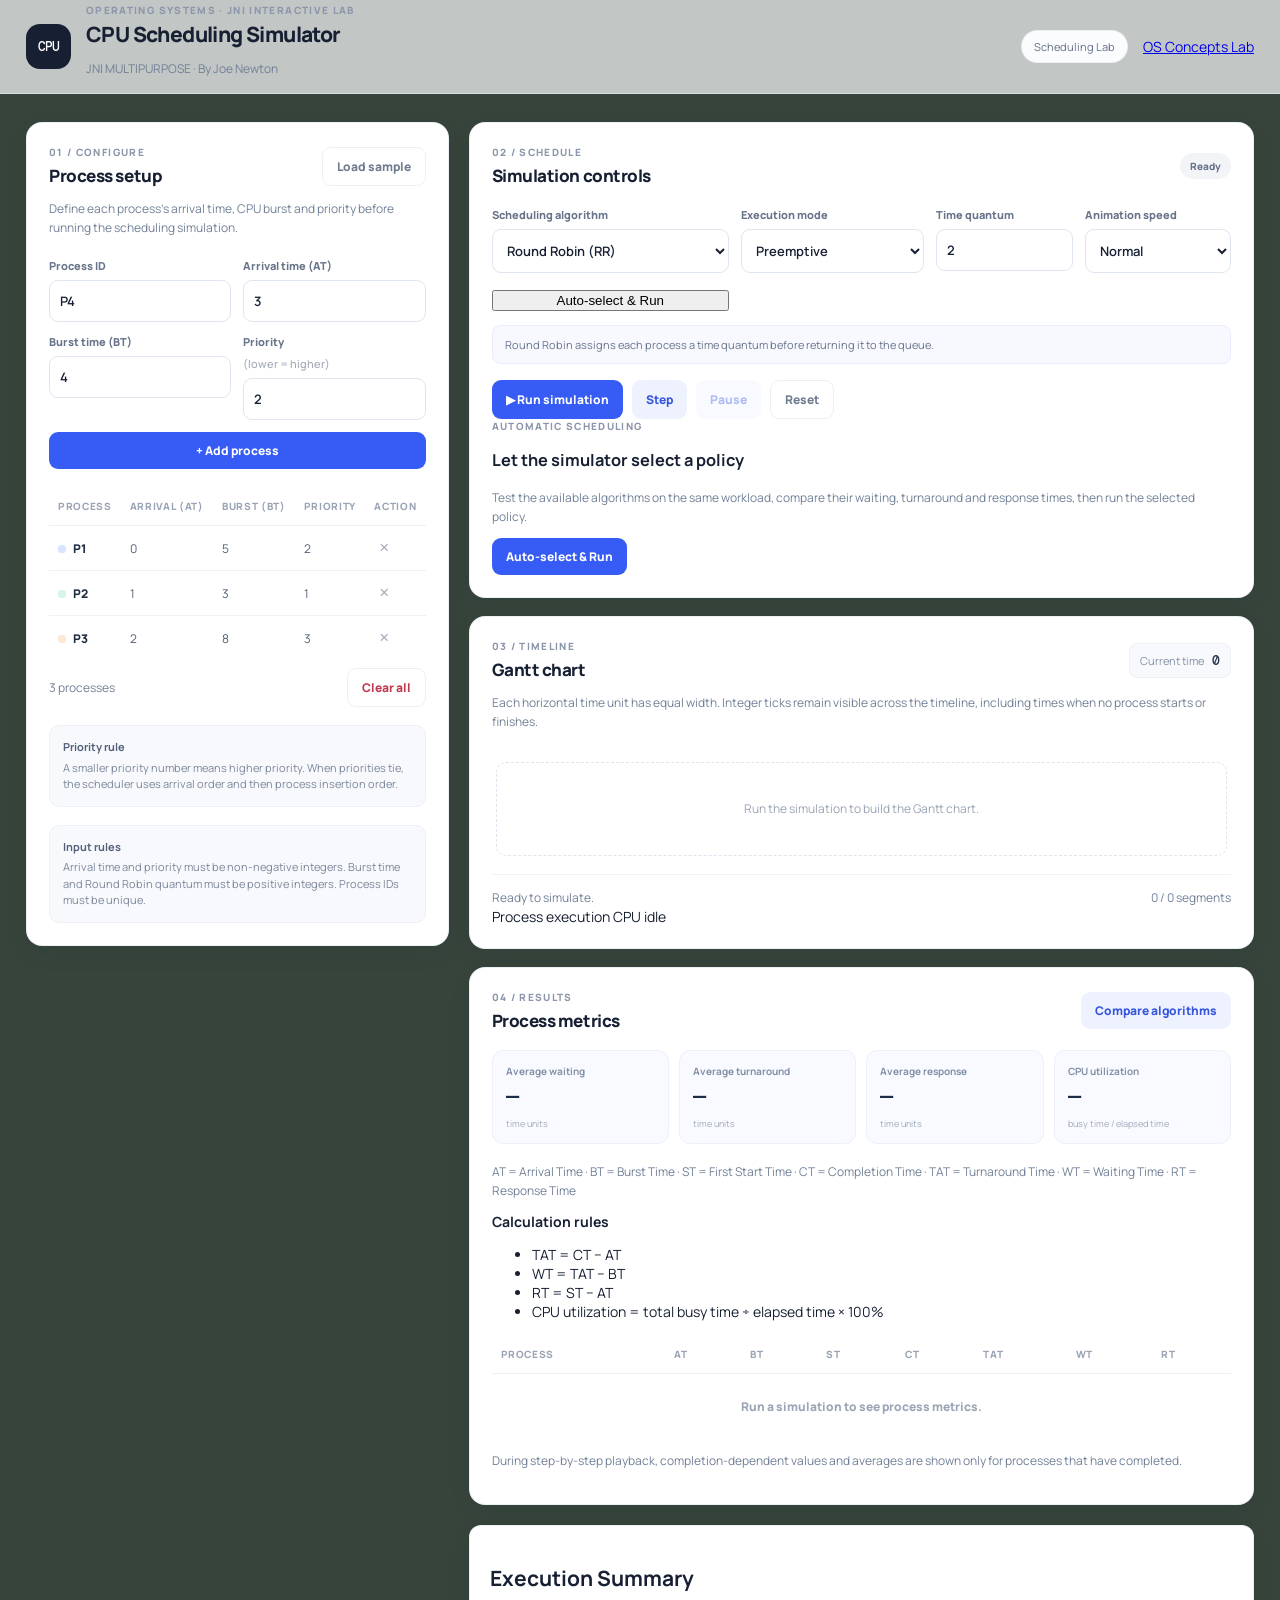
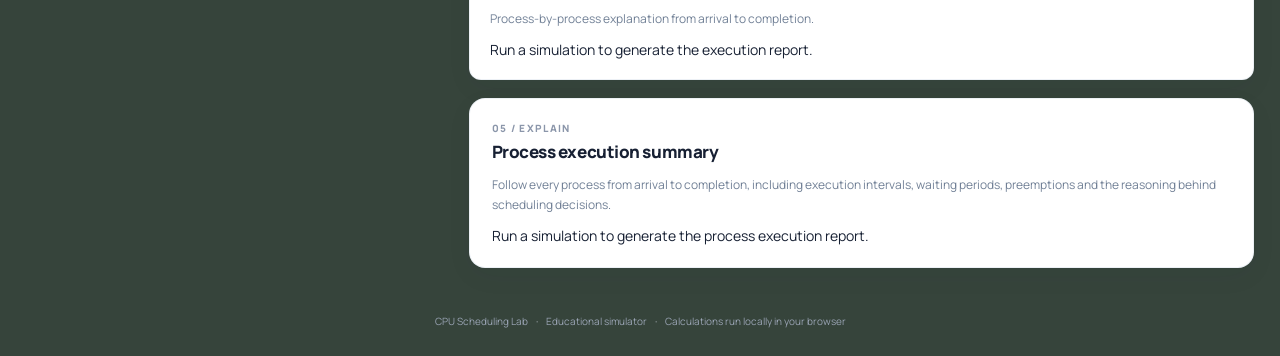
<file: index.html>
<!doctype html>
<html lang="en">
<head>
  <meta charset="utf-8" />
  <meta name="viewport" content="width=device-width, initial-scale=1" />
  <meta name="theme-color" content="#26372f" />
  <meta name="description" content="CPU Scheduling Lab: simulate FCFS, SJF, SRTF, Priority, Preemptive Priority and Round Robin with Gantt charts, verified scheduling metrics and automatic algorithm comparison." />
  <title>CPU Scheduling Lab | JNI Multipurpose</title>
  <link rel="stylesheet" href="styles.css" />
</head>
<body>
  <header class="topbar">
    <div class="brand-mark" aria-hidden="true">CPU</div>
    <div class="brand-copy">
      <p class="eyebrow">OPERATING SYSTEMS · JNI INTERACTIVE LAB</p>
      <h1>CPU Scheduling Simulator</h1>
      <p class="muted">JNI MULTIPURPOSE · By Joe Newton</p>
    </div>
    <span class="top-pill">Scheduling Lab</span>
    <a href="concepts.html">OS Concepts Lab</a>
  </header>

  <main class="layout">
    <!-- 01. PROCESS CONFIGURATION -->
    <section class="panel setup-panel" aria-labelledby="setupTitle">
      <div class="section-heading">
        <div>
          <p class="eyebrow">01 / CONFIGURE</p>
          <h2 id="setupTitle">Process setup</h2>
        </div>
        <button id="sampleBtn" class="button button-quiet" type="button">
          Load sample
        </button>
      </div>

      <p class="muted">
        Define each process's arrival time, CPU burst and priority before running
        the scheduling simulation.
      </p>

      <form id="processForm" class="process-form">
        <label for="pidInput">
          Process ID
          <input
            id="pidInput"
            name="pid"
            maxlength="8"
            value="P4"
            autocomplete="off"
            required
          />
        </label>

        <label for="arrivalInput">
          Arrival time (AT)
          <input
            id="arrivalInput"
            name="arrival"
            type="number"
            min="0"
            step="1"
            value="3"
            required
          />
        </label>

        <label for="burstInput">
          Burst time (BT)
          <input
            id="burstInput"
            name="burst"
            type="number"
            min="1"
            step="1"
            value="4"
            required
          />
        </label>

        <label for="priorityInput">
          Priority <span class="optional">(lower = higher)</span>
          <input
            id="priorityInput"
            name="priority"
            type="number"
            min="0"
            step="1"
            value="2"
            required
          />
        </label>

        <button class="button button-primary add-button" type="submit">
          + Add process
        </button>
      </form>

      <div class="table-wrap">
        <table>
          <thead>
            <tr>
              <th scope="col">Process</th>
              <th scope="col">Arrival (AT)</th>
              <th scope="col">Burst (BT)</th>
              <th scope="col">Priority</th>
              <th scope="col">Action</th>
            </tr>
          </thead>
          <tbody id="processRows">
            <tr>
              <td colspan="5" class="table-empty">Loading processes…</td>
            </tr>
          </tbody>
        </table>
      </div>

      <div class="setup-footer">
        <span id="processCount" class="muted">0 processes</span>
        <button
          id="clearBtn"
          class="button button-quiet danger-text"
          type="button"
        >
          Clear all
        </button>
      </div>

      <div class="note">
        <strong>Priority rule</strong>
        <span>
          A smaller priority number means higher priority. When priorities
          tie, the scheduler uses arrival order and then process insertion order.
        </span>
      </div>

      <div class="note">
        <strong>Input rules</strong>
        <span>
          Arrival time and priority must be non-negative integers. Burst time
          and Round Robin quantum must be positive integers. Process IDs must
          be unique.
        </span>
      </div>
    </section>

    <!-- MAIN SIMULATOR -->
    <section class="main-column">

      <!-- 02. SCHEDULING CONTROLS -->
      <section class="panel controls-panel" aria-labelledby="controlsTitle">
        <div class="section-heading">
          <div>
            <p class="eyebrow">02 / SCHEDULE</p>
            <h2 id="controlsTitle">Simulation controls</h2>
          </div>
          <span
            id="statusBadge"
            class="status-badge"
            role="status"
            aria-live="polite"
          >
            Ready
          </span>
        </div>

        <div class="controls-grid">
          <label for="algorithmSelect">
            Scheduling algorithm
            <select id="algorithmSelect" name="algorithm">
              <option value="RR">Round Robin (RR)</option>
              <option value="FCFS">First Come, First Served (FCFS)</option>
              <option value="SJF">Shortest Job First (SJF)</option>
              <option value="SRTF">Shortest Remaining Time First (SRTF)</option>
              <option value="PRIORITY">Priority Scheduling</option>
              <option value="PPRIORITY">Preemptive Priority</option>
            </select>
          </label>

          <label for="modeSelect">
            Execution mode
            <select id="modeSelect" name="mode">
              <option value="preemptive">Preemptive</option>
              <option value="nonpreemptive">Non-preemptive</option>
            </select>
          </label>

          <label id="quantumLabel" for="quantumInput">
            Time quantum
            <input
              id="quantumInput"
              name="quantum"
              type="number"
              min="1"
              step="1"
              value="2"
            />
          </label>

          <label for="speedSelect">
            Animation speed
            <select id="speedSelect" name="speed">
              <option value="slow">Slow</option>
              <option value="normal" selected>Normal</option>
              <option value="fast">Fast</option>
            </select>
          </label>
        </div>

        <div id="modeHint" class="mode-hint" aria-live="polite">
          Choose an algorithm to see how its scheduling policy works.
        </div>

        <div class="button-row">
          <button id="runBtn" class="button button-primary" type="button">
            ▶ Run simulation
          </button>

          <button id="stepBtn" class="button button-secondary" type="button">
            Step
          </button>

          <button
            id="playBtn"
            class="button button-secondary"
            type="button"
            disabled
          >
            Pause
          </button>

          <button id="resetBtn" class="button button-quiet" type="button">
            Reset
          </button>
        </div>

        <div class="auto-scheduler">
          <div>
            <p class="eyebrow">AUTOMATIC SCHEDULING</p>
            <h3>Let the simulator select a policy</h3>
            <p class="muted">
              Test the available algorithms on the same workload, compare their
              waiting, turnaround and response times, then run the selected policy.
            </p>
          </div>

          <button
            id="autoSelectBtn"
            class="button button-primary"
            type="button"
          >
            Auto-select &amp; Run
          </button>
        </div>

        <section
          id="autoSelectionReport"
          class="auto-selection-report"
          aria-labelledby="autoSelectionTitle"
          aria-live="polite"
          hidden
        >
          <h3 id="autoSelectionTitle">Automatic scheduling recommendation</h3>
          <div id="autoSelectionContent">
            Run automatic selection to compare scheduling policies.
          </div>
        </section>
      </section>

      <!-- 03. GANTT TIMELINE -->
      <section class="panel gantt-panel" aria-labelledby="ganttTitle">
        <div class="section-heading">
          <div>
            <p class="eyebrow">03 / TIMELINE</p>
            <h2 id="ganttTitle">Gantt chart</h2>
          </div>

          <div class="time-chip">
            Current time <strong id="currentTime">0</strong>
          </div>
        </div>

        <p class="muted">
          Each horizontal time unit has equal width. Integer ticks remain
          visible across the timeline, including times when no process starts
          or finishes.
        </p>

        <div
          id="ganttChart"
          class="gantt-chart"
          role="img"
          aria-label="CPU scheduling Gantt chart"
          tabindex="0"
        >
          <div class="empty-state">
            Run the simulation to build the Gantt chart.
          </div>
        </div>

        <div class="timeline-footer">
          <span id="stepDescription" class="muted" aria-live="polite">
            Ready to simulate.
          </span>
          <span id="completionLabel" class="muted">0 / 0 segments</span>
        </div>

        <div class="chart-legend">
          <span><i class="legend-swatch process-swatch"></i> Process execution</span>
          <span><i class="legend-swatch idle-swatch"></i> CPU idle</span>
        </div>
      </section>

      <!-- 04. PROCESS METRICS -->
      <section class="panel metrics-panel" aria-labelledby="metricsTitle">
        <div class="section-heading">
          <div>
            <p class="eyebrow">04 / RESULTS</p>
            <h2 id="metricsTitle">Process metrics</h2>
          </div>

          <button
            id="compareBtn"
            class="button button-secondary"
            type="button"
          >
            Compare algorithms
          </button>
        </div>

        <div class="metric-cards">
          <div class="metric-card">
            <span>Average waiting</span>
            <strong id="avgWaiting">—</strong>
            <small>time units</small>
          </div>

          <div class="metric-card">
            <span>Average turnaround</span>
            <strong id="avgTurnaround">—</strong>
            <small>time units</small>
          </div>

          <div class="metric-card">
            <span>Average response</span>
            <strong id="avgResponse">—</strong>
            <small>time units</small>
          </div>

          <div class="metric-card">
            <span>CPU utilization</span>
            <strong id="cpuUtil">—</strong>
            <small>busy time / elapsed time</small>
          </div>
        </div>

        <p class="muted metrics-explanation">
          AT = Arrival Time · BT = Burst Time · ST = First Start Time ·
          CT = Completion Time · TAT = Turnaround Time ·
          WT = Waiting Time · RT = Response Time
        </p>

        <div class="formula-note">
          <strong>Calculation rules</strong>
          <ul>
            <li>TAT = CT − AT</li>
            <li>WT = TAT − BT</li>
            <li>RT = ST − AT</li>
            <li>CPU utilization = total busy time ÷ elapsed time × 100%</li>
          </ul>
        </div>

        <div class="table-wrap">
          <table>
            <thead>
              <tr>
                <th scope="col">Process</th>
                <th scope="col">AT</th>
                <th scope="col">BT</th>
                <th scope="col">ST</th>
                <th scope="col">CT</th>
                <th scope="col">TAT</th>
                <th scope="col">WT</th>
                <th scope="col">RT</th>
              </tr>
            </thead>
            <tbody id="metricsRows">
              <tr>
                <td colspan="8" class="table-empty">
                  Run a simulation to see process metrics.
                </td>
              </tr>
            </tbody>
          </table>
        </div>

        <p class="muted">
          During step-by-step playback, completion-dependent values and averages
          are shown only for processes that have completed.
        </p>
      </section>

      <!-- 05. EXECUTION SUMMARY -->
      <section
        id="executionSummaryPanel"
        class="panel execution-summary-panel"
        aria-labelledby="executionSummaryTitle"
      >
        <div class="section-heading">
          <div>
            <p class="eyebrow">05 / EXPLAIN</p>
            <h2 id="executionSummaryTitle">Process execution summary</h2>
          </div>
        </div>

        <p class="muted">
          Follow every process from arrival to completion, including execution
          intervals, waiting periods, preemptions and the reasoning behind
          scheduling decisions.
        </p>

        <div id="executionSummaryContent" aria-live="polite">
          Run a simulation to generate the process execution report.
        </div>
      </section>

      <!-- 06. ALGORITHM COMPARISON -->
      <section
        id="comparisonPanel"
        class="panel comparison-panel hidden"
        aria-labelledby="comparisonTitle"
      >
        <div class="section-heading">
          <div>
            <p class="eyebrow">06 / ANALYZE</p>
            <h2 id="comparisonTitle">Algorithm comparison</h2>
          </div>

          <button
            id="closeCompareBtn"
            class="button button-quiet"
            type="button"
          >
            Close
          </button>
        </div>

        <p class="muted">
          Each algorithm is evaluated against the same initial process set.
          Comparison does not need to change the active animation.
        </p>

        <div class="table-wrap">
          <table>
            <thead>
              <tr>
                <th scope="col">Algorithm</th>
                <th scope="col">Avg. waiting</th>
                <th scope="col">Avg. turnaround</th>
                <th scope="col">Avg. response</th>
                <th scope="col">CPU utilization</th>
              </tr>
            </thead>
            <tbody id="comparisonRows">
              <tr>
                <td colspan="5" class="table-empty">
                  Select Compare algorithms to generate results.
                </td>
              </tr>
            </tbody>
          </table>
        </div>

        <p class="muted">
          A lower average waiting time is not the same as higher CPU utilization.
          With fixed burst and arrival times and no context-switch overhead,
          total CPU busy time is fixed by the workload.
        </p>
      </section>
    </section>
  </main>

  <footer>
    CPU Scheduling Lab <span>·</span> Educational simulator
    <span>·</span> Calculations run locally in your browser
  </footer>

  <script src="app.js"></script>
</body>
</html>
</file>
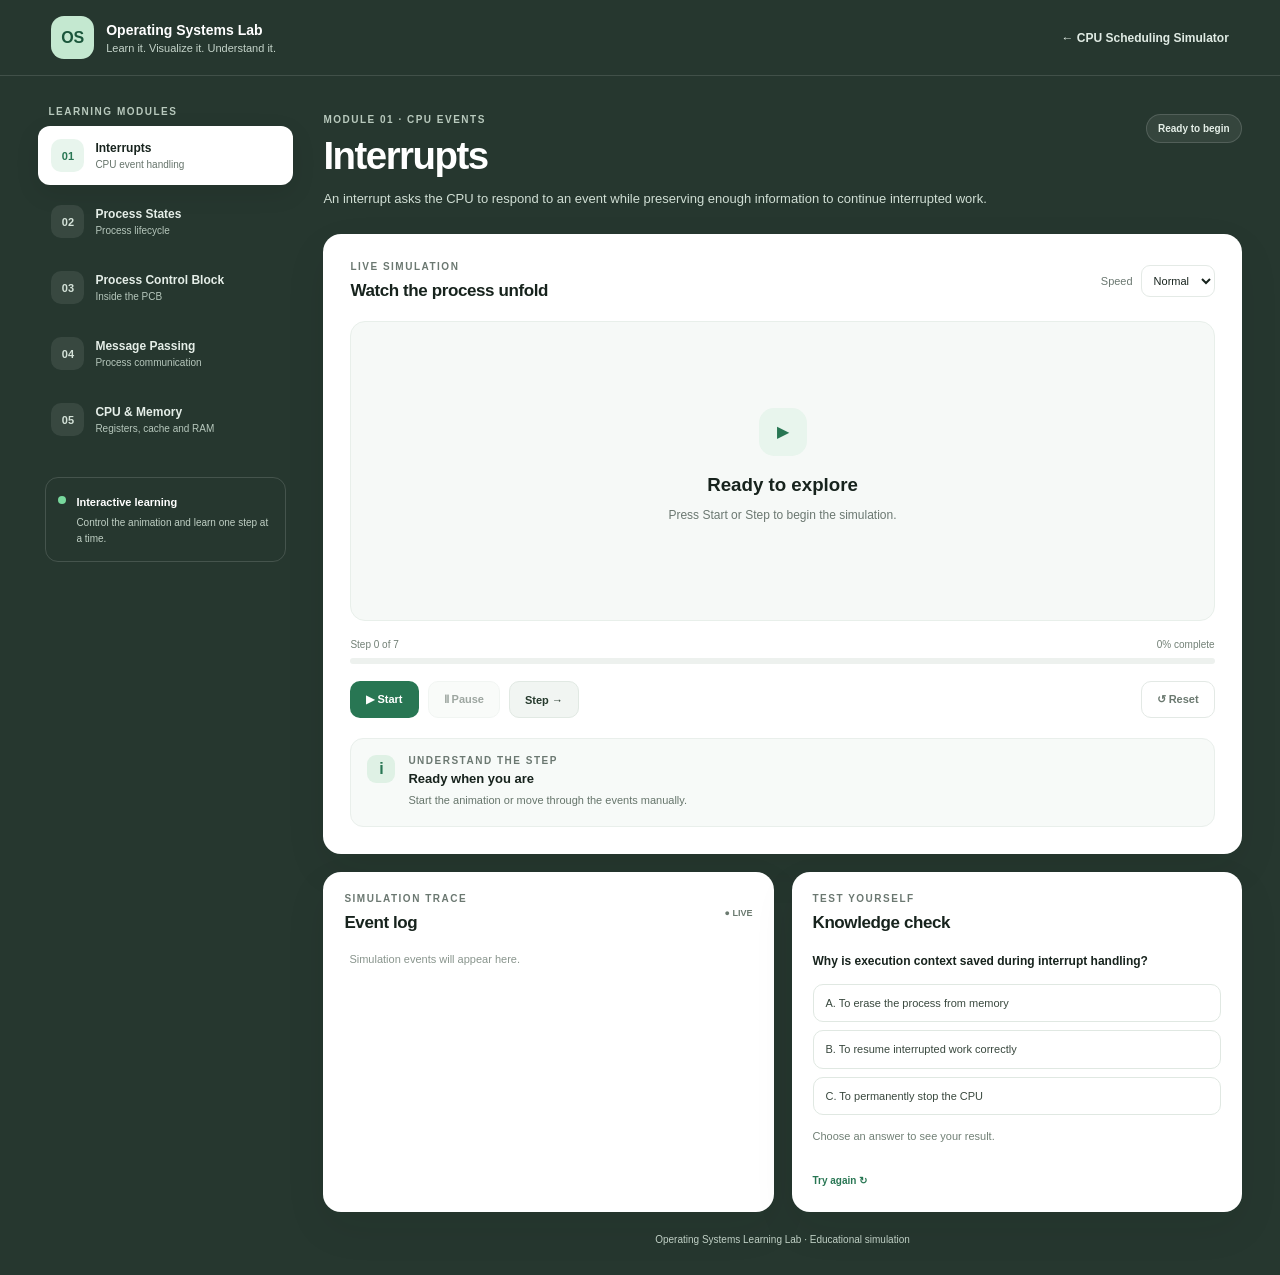
<file: concepts.html>
<!DOCTYPE html>
<html lang="en">
<head>
  <meta charset="UTF-8">
  <meta name="viewport" content="width=device-width, initial-scale=1.0">
  <title>OS Learning Lab | CPU Simulator</title>
  <link rel="stylesheet" href="concepts.css">
  <script src="concepts.js" defer></script>
</head>
<body>
  <header class="topbar">
    <a class="brand" href="index.html">
      <span class="brand-icon">OS</span>
      <span>
        <strong>Operating Systems Lab</strong>
        <small>Learn it. Visualize it. Understand it.</small>
      </span>
    </a>

    <a class="back-link" href="index.html">
      ← CPU Scheduling Simulator
    </a>
  </header>

  <main class="layout">
    <aside class="sidebar">
      <p class="eyebrow">LEARNING MODULES</p>

      <nav id="moduleNav">
        <button class="module-tab active" data-module="interrupts">
          <span class="number">01</span>
          <span><strong>Interrupts</strong><small>CPU event handling</small></span>
        </button>

        <button class="module-tab" data-module="states">
          <span class="number">02</span>
          <span><strong>Process States</strong><small>Process lifecycle</small></span>
        </button>

        <button class="module-tab" data-module="pcb">
          <span class="number">03</span>
          <span><strong>Process Control Block</strong><small>Inside the PCB</small></span>
        </button>

        <button class="module-tab" data-module="messages">
          <span class="number">04</span>
          <span><strong>Message Passing</strong><small>Process communication</small></span>
        </button>

        <button class="module-tab" data-module="memory">
          <span class="number">05</span>
          <span><strong>CPU & Memory</strong><small>Registers, cache and RAM</small></span>
        </button>
      </nav>

      <div class="sidebar-note">
        <span class="status-dot"></span>
        <div>
          <strong>Interactive learning</strong>
          <p>Control the animation and learn one step at a time.</p>
        </div>
      </div>
    </aside>

    <section class="workspace">
      <div class="page-heading">
        <div>
          <p class="eyebrow" id="moduleKicker">MODULE 01 · CPU EVENTS</p>
          <h1 id="moduleTitle">Interrupts</h1>
          <p class="intro" id="moduleIntro">
            Learn how the CPU handles interrupts without losing track
            of the process it was executing.
          </p>
        </div>

        <span class="stage-badge" id="stageBadge">Ready to begin</span>
      </div>

      <section class="simulation-card">
        <div class="card-heading">
          <div>
            <p class="eyebrow">LIVE SIMULATION</p>
            <h2>Watch the process unfold</h2>
          </div>

          <label class="speed-control">
            Speed
            <select id="speedSelect">
              <option value="1600">Slow</option>
              <option value="950" selected>Normal</option>
              <option value="450">Fast</option>
            </select>
          </label>
        </div>

        <div class="visual-stage" id="visualStage">
          <div class="placeholder">
            <div class="placeholder-icon">▶</div>
            <h3>Your simulation starts here</h3>
            <p>Press Start or Step to explore this concept.</p>
          </div>
        </div>

        <div class="timeline-wrap">
          <div class="timeline-meta">
            <span id="stepCounter">Step 0</span>
            <span id="progressText">0% complete</span>
          </div>
          <div class="progress-track">
            <div class="progress-bar" id="progressBar"></div>
          </div>
        </div>

        <div class="controls">
          <button class="btn btn-primary" id="startBtn">▶ Start</button>
          <button class="btn btn-secondary" id="pauseBtn" disabled>Ⅱ Pause</button>
          <button class="btn btn-secondary" id="stepBtn">Step →</button>
          <button class="btn btn-quiet" id="resetBtn">↺ Reset</button>
        </div>

        <div class="explanation">
          <div class="info-icon">i</div>
          <div>
            <p class="eyebrow">UNDERSTAND THE STEP</p>
            <h3 id="eventTitle">Ready when you are</h3>
            <p id="eventExplanation">
              Start the animation or move through the events manually.
              Each step explains what the operating system is doing.
            </p>
          </div>
        </div>
      </section>

      <div class="lower-grid">
        <section class="panel">
          <div class="panel-heading">
            <div>
              <p class="eyebrow">SIMULATION TRACE</p>
              <h2>Event log</h2>
            </div>
            <span class="live-label">● LIVE</span>
          </div>

          <ol id="eventLog" class="event-log">
            <li class="empty-log">Simulation events will appear here.</li>
          </ol>
        </section>

        <section class="panel">
          <div class="panel-heading">
            <div>
              <p class="eyebrow">TEST YOURSELF</p>
              <h2>Knowledge check</h2>
            </div>
          </div>

          <p id="quizQuestion" class="quiz-question"></p>
          <div id="quizOptions" class="quiz-options"></div>
          <p id="quizFeedback" class="quiz-feedback">
            Choose an answer to see your result.
          </p>
          <button id="quizResetBtn" class="text-button">
            Try again ↻
          </button>
        </section>
      </div>

      <footer class="page-footer">
        Operating Systems Learning Lab · Educational simulation
      </footer>
    </section>
  </main>
</body>
</html>
</file>
<file: styles.css>
@import url('https://fonts.googleapis.com/css2?family=DM+Mono:wght@400;500&family=Manrope:wght@400;500;600;700;800&display=swap');
:root{--bg:#36443b;--panel:#fff;--ink:#172033;--muted:#718096;--line:#e4e9f1ad;--blue:#365cf5;--blue-dark:#2345d5;--mint:#f5faf8be;--mint-ink:#087f5b;--red:#c0394f;--shadow:0 8px 28px rgba(24,39,75,.045)}
*{box-sizing:border-box}body{margin:0;background:var(--bg);color:var(--ink);font-family:Manrope,system-ui,sans-serif;font-size:14px}.topbar{height:94px;background:#ffffffb2;border-bottom:1px solid var(--line);display:flex;align-items:center;gap:15px;padding:0 max(26px,calc((100vw - 1420px)/2));}.brand-mark{width:45px;height:45px;border-radius:14px;background:#172033;color:white;display:grid;place-items:center;font:500 13px 'DM Mono',monospace;letter-spacing:-1px}.topbar h1{font-size:21px;line-height:1.2;margin:2px 0 0;font-weight:800;letter-spacing:-.6px}.eyebrow{font-size:10px;font-weight:800;letter-spacing:1.35px;color:#8b96aa;margin:0 0 5px}.top-pill{margin-left:auto;border:1px solid var(--line);border-radius:30px;padding:8px 12px;font-size:11px;color:#647086;background:#fbfcfe}.layout{max-width:1420px;margin:28px auto;padding:0 26px;display:grid;grid-template-columns:minmax(350px,.78fr) minmax(0,1.45fr);gap:20px;align-items:start}.panel{background:var(--panel);border:1px solid var(--line);border-radius:16px;padding:22px;box-shadow:var(--shadow);margin-bottom:18px;min-width:0}.setup-panel{position:sticky;top:20px}.section-heading{display:flex;justify-content:space-between;align-items:center;gap:12px;margin-bottom:12px}.section-heading h2{font-size:17px;letter-spacing:-.45px;margin:0;font-weight:800}.muted{color:var(--muted);font-size:12px;line-height:1.6}.process-form{display:grid;grid-template-columns:1fr 1fr;gap:12px;margin:21px 0 18px}.process-form label,.controls-grid label{font-size:11px;font-weight:800;color:#68748a;display:flex;flex-direction:column;gap:7px}.process-form input,.controls-grid input,.controls-grid select,.process-form select{width:100%;min-width:0;border:1px solid #dfe5ef;border-radius:9px;background:#fff;padding:11px 10px;font:600 13px Manrope,sans-serif;color:var(--ink);outline:none}.process-form input:focus,.controls-grid input:focus,.controls-grid select:focus{border-color:#8fa4ff;box-shadow:0 0 0 3px #365cf518}.optional{font-weight:500;color:#a0a8b7}.add-button{grid-column:1/-1}.button{border:0;border-radius:9px;padding:10px 14px;font:800 12px Manrope,sans-serif;cursor:pointer;transition:transform .12s,background .12s;white-space:nowrap}.button:active{transform:translateY(1px)}.button:disabled{opacity:.4;cursor:not-allowed}.button-primary{background:var(--blue);color:white}.button-primary:hover{background:var(--blue-dark)}.button-secondary{background:#eef2ff;color:#3655dd}.button-secondary:hover{background:#e2e8ff}.button-quiet{background:transparent;color:#6f7b8f;border:1px solid var(--line)}.button-quiet:hover{background:#f7f8fb}.danger-text{color:var(--red)}.table-wrap{width:100%;overflow-x:auto}table{border-collapse:collapse;width:100%;font-size:12px;white-space:nowrap}thead th{text-align:left;font-size:10px;text-transform:uppercase;letter-spacing:.65px;color:#9aa4b4;font-weight:800;padding:12px 9px;border-bottom:1px solid var(--line)}tbody td{padding:12px 9px;border-bottom:1px solid #eef1f6;color:#526077}tbody tr:last-child td{border-bottom:0}tbody td:first-child{font-weight:800;color:#202c42}.process-tag{display:inline-flex;align-items:center;gap:7px}.dot{width:8px;height:8px;border-radius:3px;display:inline-block}.delete-btn{border:0;background:transparent;color:#a2aaba;cursor:pointer;font-size:17px;padding:0 5px}.delete-btn:hover{color:var(--red)}.setup-footer{display:flex;justify-content:space-between;align-items:center;padding-top:8px}.note{background:#f7f9fc;border:1px solid #edf0f5;border-radius:10px;padding:13px;margin-top:18px;display:flex;flex-direction:column;gap:4px;font-size:11px;color:#7c879a;line-height:1.5}.note strong{color:#536078}.main-column{min-width:0}.status-badge{font-size:10px;font-weight:800;color:#66738a;background:#f2f4f8;padding:6px 10px;border-radius:30px}.status-badge.running{background:#fff2d8;color:#97600a}.status-badge.done{background:var(--mint);color:var(--mint-ink)}.controls-grid{display:grid;grid-template-columns:1.3fr 1fr .75fr .8fr;gap:12px;margin-top:20px}.mode-hint{font-size:11px;line-height:1.55;color:#68748a;background:#f7f9ff;border:1px solid #e9edff;padding:10px 12px;border-radius:8px;margin-top:14px}.button-row{display:flex;gap:9px;flex-wrap:wrap;margin-top:16px}.time-chip{display:flex;align-items:center;gap:8px;color:#8290a5;font-size:11px;background:#f7f9fc;border:1px solid #edf0f5;border-radius:8px;padding:8px 10px}.time-chip strong{font:500 13px 'DM Mono',monospace;color:#26324a}.gantt-chart{min-height:130px;padding:18px 4px 8px;overflow-x:auto}.gantt-track{display:flex;min-width:max-content;align-items:stretch;position:relative;padding-bottom:27px}.gantt-block{height:54px;min-width:45px;position:relative;display:flex;align-items:center;justify-content:center;border-right:2px solid #fff;border-radius:5px 5px 3px 3px;font:800 12px Manrope,sans-serif;color:#233047;transition:width .18s}.gantt-block.idle{background:#eef1f6!important;color:#8d97a8}.gantt-block.active{outline:2px solid var(--blue);outline-offset:1px}.gantt-time{position:absolute;bottom:-21px;left:-4px;font:10px 'DM Mono',monospace;color:#8c97a8}.gantt-block:last-child .gantt-time{left:auto;right:-4px}.gantt-time.end{left:auto;right:-4px}.empty-state{height:94px;display:grid;place-items:center;border:1px dashed #dfe5ef;border-radius:10px;color:#9aa4b4;font-size:12px}.timeline-footer{display:flex;justify-content:space-between;gap:12px;border-top:1px solid #f0f2f6;padding-top:13px}.metric-cards{display:grid;grid-template-columns:repeat(4,minmax(0,1fr));gap:10px;margin:18px 0}.metric-card{background:#f8faff;border:1px solid #edf0f7;border-radius:11px;padding:13px;display:flex;flex-direction:column;gap:5px;min-width:0}.metric-card span{font-size:10px;color:#8290a5;font-weight:700}.metric-card strong{font:500 22px 'DM Mono',monospace;letter-spacing:-1px;color:#1d2b46}.metric-card small{font-size:9px;color:#a2abba}.comparison-panel{margin-top:0}.hidden{display:none!important}.best-row td{background:#f0fbf6}.table-empty{text-align:center;color:#9aa4b4!important;padding:24px!important}footer{text-align:center;padding:0 20px 28px;color:#9aa4b4;font-size:10px}footer span{padding:0 6px;color:#c1c7d2}
@media(max-width:1050px){.layout{grid-template-columns:1fr}.setup-panel{position:static}.controls-grid{grid-template-columns:repeat(2,minmax(0,1fr))}}@media(max-width:600px){.topbar{padding:0 16px;height:80px}.topbar h1{font-size:16px}.top-pill{display:none}.layout{margin:16px auto;padding:0 12px;gap:12px}.panel{padding:16px;border-radius:13px}.controls-grid{grid-template-columns:1fr 1fr}.metric-cards{grid-template-columns:1fr 1fr}.process-form{gap:9px}.section-heading h2{font-size:15px}.button-row .button{flex:1}.timeline-footer{align-items:flex-start;flex-direction:column}}
</file>
<file: concepts.css>
:root {
  --forest: #26372f;
  --green: #287653;
  --green-dark: #1b563b;
  --green-soft: #e8f5ed;
  --ink: #17231d;
  --muted: #6b7871;
  --line: #e4eae6;
  --white: #ffffff;
}

* {
  box-sizing: border-box;
}

body {
  margin: 0;
  min-height: 100vh;
  background: var(--forest);
  color: var(--ink);
  font-family: "Segoe UI", Arial, sans-serif;
}

button,
select {
  font: inherit;
}

button {
  cursor: pointer;
}

button:disabled {
  cursor: not-allowed;
  opacity: 0.45;
}

.topbar {
  min-height: 76px;
  padding: 14px 4%;
  display: flex;
  align-items: center;
  justify-content: space-between;
  gap: 18px;
  color: white;
  border-bottom: 1px solid #ffffff20;
}

.brand {
  display: flex;
  align-items: center;
  gap: 12px;
  color: inherit;
  text-decoration: none;
}

.brand-icon {
  width: 43px;
  height: 43px;
  display: grid;
  place-items: center;
  border-radius: 13px;
  background: #c4e8d0;
  color: var(--green-dark);
  font-weight: 800;
}

.brand strong,
.brand small {
  display: block;
}

.brand strong {
  font-size: 14px;
}

.brand small {
  margin-top: 4px;
  color: #c5d4ca;
  font-size: 11px;
}

.back-link {
  color: #e0ebe4;
  text-decoration: none;
  font-size: 12px;
  font-weight: 700;
}

.back-link:hover {
  text-decoration: underline;
}

.layout {
  width: min(1500px, 100%);
  margin: auto;
  padding: 30px 3%;
  display: grid;
  grid-template-columns: 255px minmax(0, 1fr);
  gap: 30px;
}

.sidebar {
  align-self: start;
  position: sticky;
  top: 20px;
  color: white;
}

.eyebrow {
  margin: 0 0 9px;
  color: var(--muted);
  font-size: 10px;
  font-weight: 800;
  letter-spacing: 1.5px;
}

.sidebar > .eyebrow {
  padding-left: 10px;
  color: #b8c9bd;
}

#moduleNav {
  display: grid;
  gap: 7px;
}

.module-tab {
  width: 100%;
  padding: 12px;
  display: flex;
  align-items: center;
  gap: 11px;
  text-align: left;
  color: #e5eee8;
  background: transparent;
  border: 1px solid transparent;
  border-radius: 12px;
  transition: 0.2s ease;
}

.module-tab:hover {
  background: #ffffff12;
}

.module-tab.active {
  color: var(--ink);
  background: white;
  box-shadow: 0 8px 24px #00000018;
}

.number {
  width: 33px;
  height: 33px;
  flex-shrink: 0;
  display: grid;
  place-items: center;
  border-radius: 10px;
  background: #ffffff16;
  color: #d5e3d9;
  font-size: 11px;
  font-weight: 800;
}

.module-tab.active .number {
  background: var(--green-soft);
  color: var(--green);
}

.module-tab strong,
.module-tab small {
  display: block;
}

.module-tab strong {
  font-size: 12px;
}

.module-tab small {
  margin-top: 4px;
  color: #b6c7bc;
  font-size: 10px;
}

.module-tab.active small {
  color: #65736a;
}

.sidebar-note {
  display: flex;
  gap: 10px;
  margin: 28px 7px 0;
  padding: 14px 12px;
  border: 1px solid #ffffff25;
  border-radius: 13px;
}

.status-dot {
  width: 8px;
  height: 8px;
  flex-shrink: 0;
  margin-top: 4px;
  border-radius: 50%;
  background: #78d89d;
}

.sidebar-note strong {
  font-size: 11px;
}

.sidebar-note p {
  margin: 5px 0 0;
  color: #c0d0c5;
  font-size: 10px;
  line-height: 1.6;
}

.workspace {
  min-width: 0;
}

.page-heading {
  display: flex;
  justify-content: space-between;
  align-items: flex-start;
  gap: 18px;
  margin: 8px 0 24px;
  color: white;
}

.page-heading .eyebrow {
  color: #b8c9bd;
}

.page-heading h1 {
  margin: 0;
  font-size: clamp(29px, 3vw, 40px);
  letter-spacing: -1.5px;
}

.intro {
  max-width: 700px;
  margin: 10px 0 0;
  color: #d0ded4;
  font-size: 13px;
  line-height: 1.7;
}

.stage-badge {
  flex-shrink: 0;
  padding: 8px 11px;
  border: 1px solid #ffffff25;
  border-radius: 30px;
  background: #ffffff12;
  color: #e5efe8;
  font-size: 10px;
  font-weight: 700;
}

.simulation-card,
.panel {
  background: var(--white);
  border-radius: 18px;
  box-shadow: 0 16px 44px #0a191111;
}

.simulation-card {
  padding: clamp(16px, 2.2vw, 27px);
}

.card-heading,
.panel-heading {
  display: flex;
  align-items: center;
  justify-content: space-between;
  gap: 12px;
}

.card-heading h2,
.panel-heading h2 {
  margin: 0;
  font-size: 17px;
  letter-spacing: -0.4px;
}

.speed-control {
  display: flex;
  align-items: center;
  gap: 8px;
  color: var(--muted);
  font-size: 11px;
}

.speed-control select {
  padding: 8px;
  border: 1px solid var(--line);
  border-radius: 9px;
  background: white;
  color: var(--ink);
}

.visual-stage {
  min-height: 300px;
  margin-top: 20px;
  padding: 24px;
  display: flex;
  flex-direction: column;
  justify-content: center;
  overflow: hidden;
  border: 1px solid #e8efea;
  border-radius: 15px;
  background: #f6f9f7;
}

.placeholder {
  text-align: center;
  color: var(--muted);
}

.placeholder-icon {
  width: 48px;
  height: 48px;
  margin: auto;
  display: grid;
  place-items: center;
  border-radius: 15px;
  background: var(--green-soft);
  color: var(--green);
}

.placeholder h3 {
  margin-bottom: 5px;
  color: var(--ink);
}

.placeholder p {
  font-size: 12px;
}

.diagram-title {
  margin: 0 0 22px;
  text-align: center;
  color: #415148;
  font-size: 12px;
  font-weight: 800;
}

.diagram-row {
  display: flex;
  flex-wrap: wrap;
  align-items: center;
  justify-content: center;
  gap: 12px;
}

.node {
  min-width: 105px;
  max-width: 180px;
  padding: 14px 12px;
  border: 1.5px solid #cbd8cf;
  border-radius: 12px;
  background: white;
  text-align: center;
  box-shadow: 0 4px 10px #172c1f08;
  transition: 0.25s ease;
}

.node strong {
  display: block;
  font-size: 12px;
}

.node small {
  display: block;
  margin-top: 5px;
  color: #738178;
  font-size: 10px;
  line-height: 1.5;
}

.node.active {
  transform: translateY(-3px);
  border-color: var(--green);
  background: #e6f6eb;
  box-shadow: 0 0 0 4px #28765318;
}

.node.warn {
  border-color: #d99c2b;
  background: #fff3d8;
}

.node.purple {
  border-color: #aa95e5;
  background: #f1ebff;
}

.node.blue {
  border-color: #8bb9e9;
  background: #e8f3ff;
}

.arrow {
  color: #87968b;
  font-size: 22px;
  font-weight: 800;
}

.diagram-caption {
  max-width: 620px;
  margin: 24px auto 0;
  color: #78857c;
  text-align: center;
  font-size: 11px;
  line-height: 1.7;
}

.state-grid {
  width: 100%;
  max-width: 690px;
  margin: auto;
  display: grid;
  grid-template-columns: repeat(3, minmax(0, 1fr));
  gap: 13px;
}

.state-grid .node {
  max-width: none;
  min-height: 70px;
  display: flex;
  flex-direction: column;
  justify-content: center;
}

.pcb-layout {
  display: grid;
  grid-template-columns: minmax(0, 1fr) minmax(150px, 0.75fr);
  align-items: center;
  gap: 20px;
}

.pcb-card {
  overflow: hidden;
  border: 1px solid #d8e3dc;
  border-radius: 13px;
  background: white;
}

.pcb-head {
  display: flex;
  justify-content: space-between;
  gap: 8px;
  padding: 13px 15px;
  background: #e7f5eb;
  font-size: 11px;
  font-weight: 800;
}

.pcb-row {
  display: flex;
  justify-content: space-between;
  gap: 12px;
  padding: 11px 15px;
  border-top: 1px solid #edf1ee;
  font-size: 11px;
}

.pcb-row span {
  color: #68766d;
}

.pcb-row strong {
  font-family: monospace;
  font-size: 10px;
  text-align: right;
}

.memory-stack {
  width: 100%;
  max-width: 570px;
  margin: auto;
  display: grid;
  gap: 9px;
}

.memory-layer {
  display: flex;
  justify-content: space-between;
  align-items: center;
  gap: 14px;
  padding: 13px 16px;
  border: 1px solid #d9e3dc;
  border-radius: 12px;
  background: white;
  transition: 0.25s ease;
}

.memory-layer strong {
  font-size: 12px;
}

.memory-layer small {
  display: block;
  margin-top: 4px;
  color: #758279;
  font-size: 10px;
}

.memory-layer.active {
  transform: scale(1.015);
  border-color: var(--green);
  background: #e6f6eb;
  box-shadow: 0 0 0 3px #28765316;
}

.memory-layer .layer-tag {
  flex-shrink: 0;
  padding: 6px 8px;
  border-radius: 7px;
  background: #f0f4f1;
  color: #627267;
  font-size: 9px;
  font-weight: 800;
}

.memory-flow {
  color: #849288;
  text-align: center;
  font-size: 11px;
}

.timeline-wrap {
  margin-top: 18px;
}

.timeline-meta {
  display: flex;
  justify-content: space-between;
  margin-bottom: 8px;
  color: #728076;
  font-size: 10px;
}

.progress-track {
  height: 6px;
  overflow: hidden;
  border-radius: 20px;
  background: #edf1ee;
}

.progress-bar {
  width: 0;
  height: 100%;
  border-radius: 20px;
  background: var(--green);
  transition: width 0.25s;
}

.controls {
  display: flex;
  flex-wrap: wrap;
  gap: 9px;
  margin-top: 17px;
}

.btn {
  padding: 11px 15px;
  border: 1px solid transparent;
  border-radius: 10px;
  font-size: 11px;
  font-weight: 800;
  transition: 0.18s;
}

.btn-primary {
  background: var(--green);
  color: white;
}

.btn-primary:hover:not(:disabled) {
  transform: translateY(-1px);
  background: var(--green-dark);
}

.btn-secondary {
  border-color: #e1e9e3;
  background: #f1f5f2;
  color: #263a2d;
}

.btn-secondary:hover:not(:disabled) {
  background: #e5eee8;
}

.btn-quiet {
  margin-left: auto;
  border-color: #e3e9e5;
  background: white;
  color: #6b7970;
}

.explanation {
  display: flex;
  gap: 13px;
  margin-top: 20px;
  padding: 16px;
  border: 1px solid #e9efeb;
  border-radius: 13px;
  background: #f7faf8;
}

.info-icon {
  width: 28px;
  height: 28px;
  flex-shrink: 0;
  display: grid;
  place-items: center;
  border-radius: 9px;
  background: #dff1e5;
  color: var(--green);
  font-weight: 800;
}

.explanation .eyebrow {
  margin-bottom: 5px;
}

.explanation h3 {
  margin: 0 0 5px;
  font-size: 13px;
}

.explanation p:last-child {
  margin: 0;
  color: #66756b;
  font-size: 11px;
  line-height: 1.7;
}

.lower-grid {
  display: grid;
  grid-template-columns: 1fr 1fr;
  gap: 18px;
  margin-top: 18px;
}

.panel {
  min-width: 0;
  padding: 21px;
}

.live-label {
  color: #6b7a70;
  font-size: 9px;
  font-weight: 800;
}

.event-log {
  max-height: 270px;
  margin: 18px 0 0;
  padding: 0;
  overflow: auto;
  list-style: none;
}

.event-log li {
  position: relative;
  margin-left: 5px;
  padding: 0 0 16px 23px;
  border-left: 1px solid #dce7df;
  color: #4d5d52;
  font-size: 11px;
  line-height: 1.5;
}

.event-log li:last-child {
  padding-bottom: 0;
  border-left-color: transparent;
}

.event-log li::before {
  position: absolute;
  top: 3px;
  left: -5px;
  width: 9px;
  height: 9px;
  border: 2px solid white;
  border-radius: 50%;
  background: #cbd8cf;
  content: "";
}

.event-log li.current::before {
  background: var(--green);
  box-shadow: 0 0 0 3px #dcefe2;
}

.event-log time {
  display: block;
  margin-bottom: 3px;
  color: #89968d;
  font-size: 9px;
}

.event-log .empty-log {
  padding: 0;
  border: 0;
  color: #89958d;
}

.event-log .empty-log::before {
  display: none;
}

.quiz-question {
  margin: 19px 0 13px;
  font-size: 12px;
  font-weight: 700;
  line-height: 1.6;
}

.quiz-options {
  display: grid;
  gap: 8px;
}

.quiz-option {
  width: 100%;
  padding: 10px 12px;
  border: 1px solid #e0e8e2;
  border-radius: 10px;
  background: white;
  color: #39483e;
  text-align: left;
  font-size: 11px;
  line-height: 1.5;
}

.quiz-option:hover:not(:disabled) {
  border-color: #7cb391;
  background: #f7fbf8;
}

.quiz-option.correct {
  border-color: #68ad80;
  background: #eaf7ee;
  color: #205e38;
}

.quiz-option.incorrect {
  border-color: #dc9a92;
  background: #fff0ee;
  color: #873b34;
}

.quiz-feedback {
  min-height: 35px;
  margin: 13px 0 7px;
  color: #718076;
  font-size: 11px;
  line-height: 1.6;
}

.quiz-feedback.good {
  color: #247344;
  font-weight: 700;
}

.quiz-feedback.bad {
  color: #a14a40;
}

.text-button {
  padding: 5px 0;
  border: 0;
  background: transparent;
  color: var(--green);
  font-size: 10px;
  font-weight: 800;
}

.page-footer {
  padding: 22px 0 0;
  color: #c0d0c5;
  text-align: center;
  font-size: 10px;
}

@media (max-width: 1000px) {
  .layout {
    grid-template-columns: 1fr;
    gap: 20px;
  }

  .sidebar {
    position: static;
  }

  #moduleNav {
    grid-template-columns: repeat(5, minmax(0, 1fr));
    gap: 6px;
  }

  .module-tab {
    display: block;
    padding: 9px;
    text-align: center;
  }

  .number {
    margin: 0 auto 7px;
  }

  .module-tab strong {
    font-size: 10px;
  }

  .module-tab small,
  .sidebar-note {
    display: none;
  }
}

@media (max-width: 680px) {
  .topbar {
    padding: 12px;
  }

  .brand strong {
    font-size: 12px;
  }

  .brand small {
    font-size: 9px;
  }

  .back-link {
    font-size: 10px;
  }

  .layout {
    padding: 17px 12px 30px;
  }

  #moduleNav {
    grid-template-columns: repeat(2, minmax(0, 1fr));
  }

  .module-tab {
    display: flex;
    align-items: center;
    gap: 8px;
    text-align: left;
  }

  .number {
    width: 27px;
    height: 27px;
    flex-shrink: 0;
    margin: 0;
  }

  .module-tab:last-child {
    grid-column: 1 / -1;
  }

  .page-heading {
    display: block;
  }

  .stage-badge {
    display: inline-block;
    margin-top: 12px;
  }

  .visual-stage {
    min-height: 280px;
    padding: 14px;
  }

  .lower-grid,
  .pcb-layout {
    grid-template-columns: 1fr;
  }

  .state-grid {
    grid-template-columns: repeat(2, minmax(0, 1fr));
    gap: 8px;
  }

  .node {
    min-width: 85px;
    padding: 11px 8px;
  }

  .arrow {
    font-size: 17px;
  }

  .btn {
    padding: 10px 11px;
  }

  .btn-quiet {
    margin-left: 0;
  }

  .panel {
    padding: 17px;
  }
}
</file>
